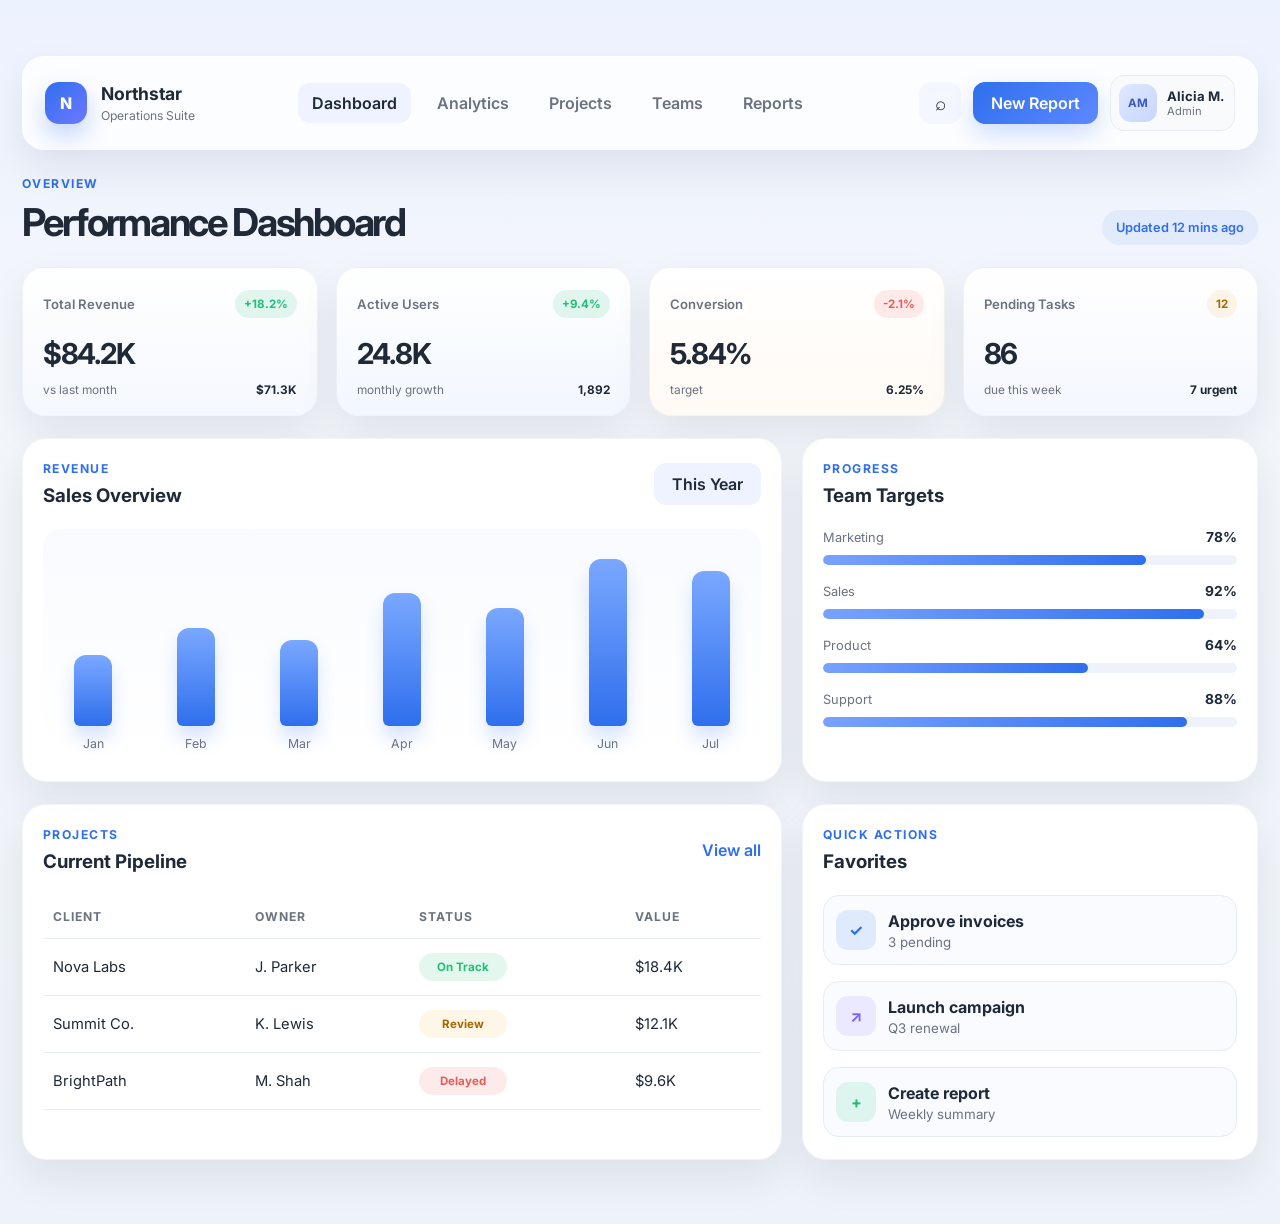
<file: index.html>
<!DOCTYPE html>
<html lang="en">
  <head>
    <meta charset="UTF-8" />
    <meta name="viewport" content="width=device-width, initial-scale=1.0" />
    <title>Northstar Dashboard</title>
    <link rel="preconnect" href="https://fonts.googleapis.com" />
    <link rel="preconnect" href="https://fonts.gstatic.com" crossorigin />
    <link href="https://fonts.googleapis.com/css2?family=Inter:wght@400;500;600;700;800&display=swap" rel="stylesheet" />
    <link rel="stylesheet" href="style.css" />
  </head>
  <body>
    <div class="app-shell">
      <header class="topbar">
        <div class="brand-wrap">
          <div class="brand-mark">N</div>
          <div>
            <p class="brand-name">Northstar</p>
            <span class="brand-subtitle">Operations Suite</span>
          </div>
        </div>

        <nav class="main-nav" aria-label="Main navigation">
          <a class="active" href="#">Dashboard</a>
          <a href="#">Analytics</a>
          <a href="#">Projects</a>
          <a href="#">Teams</a>
          <a href="#">Reports</a>
        </nav>

        <div class="topbar-actions">
          <button class="icon-button" aria-label="Search">⌕</button>
          <button class="primary-button">New Report</button>
          <div class="user-pill">
            <div class="avatar">AM</div>
            <div>
              <strong>Alicia M.</strong>
              <span>Admin</span>
            </div>
          </div>
        </div>
      </header>

      <main class="dashboard">
        <section class="overview-row">
          <div>
            <p class="eyebrow">Overview</p>
            <h1>Performance Dashboard</h1>
          </div>
          <div class="date-badge">Updated 12 mins ago</div>
        </section>

        <section class="stats-grid">
          <article class="stat-card accent-1">
            <div class="stat-header">
              <span>Total Revenue</span>
              <span class="trend up">+18.2%</span>
            </div>
            <h2>$84.2K</h2>
            <div class="stat-meta">
              <span>vs last month</span>
              <strong>$71.3K</strong>
            </div>
          </article>

          <article class="stat-card accent-2">
            <div class="stat-header">
              <span>Active Users</span>
              <span class="trend up">+9.4%</span>
            </div>
            <h2>24.8K</h2>
            <div class="stat-meta">
              <span>monthly growth</span>
              <strong>1,892</strong>
            </div>
          </article>

          <article class="stat-card accent-3">
            <div class="stat-header">
              <span>Conversion</span>
              <span class="trend down">-2.1%</span>
            </div>
            <h2>5.84%</h2>
            <div class="stat-meta">
              <span>target</span>
              <strong>6.25%</strong>
            </div>
          </article>

          <article class="stat-card accent-4">
            <div class="stat-header">
              <span>Pending Tasks</span>
              <span class="trend neutral">12</span>
            </div>
            <h2>86</h2>
            <div class="stat-meta">
              <span>due this week</span>
              <strong>7 urgent</strong>
            </div>
          </article>
        </section>

        <section class="content-grid">
          <div class="panel revenue-panel">
            <div class="panel-header">
              <div>
                <p class="eyebrow">Revenue</p>
                <h3>Sales Overview</h3>
              </div>
              <button class="secondary-button">This Year</button>
            </div>

            <div class="chart" aria-label="Sales performance chart">
              <div class="bar-group">
                <span class="bar" style="height: 35%"></span>
                <label>Jan</label>
              </div>
              <div class="bar-group">
                <span class="bar" style="height: 48%"></span>
                <label>Feb</label>
              </div>
              <div class="bar-group">
                <span class="bar" style="height: 42%"></span>
                <label>Mar</label>
              </div>
              <div class="bar-group">
                <span class="bar" style="height: 65%"></span>
                <label>Apr</label>
              </div>
              <div class="bar-group">
                <span class="bar" style="height: 58%"></span>
                <label>May</label>
              </div>
              <div class="bar-group">
                <span class="bar" style="height: 82%"></span>
                <label>Jun</label>
              </div>
              <div class="bar-group">
                <span class="bar" style="height: 76%"></span>
                <label>Jul</label>
              </div>
            </div>
          </div>

          <aside class="panel progress-panel">
            <div class="panel-header">
              <div>
                <p class="eyebrow">Progress</p>
                <h3>Team Targets</h3>
              </div>
            </div>

            <ul class="progress-list">
              <li>
                <div class="progress-meta">
                  <span>Marketing</span>
                  <strong>78%</strong>
                </div>
                <div class="progress-track"><span style="width: 78%"></span></div>
              </li>
              <li>
                <div class="progress-meta">
                  <span>Sales</span>
                  <strong>92%</strong>
                </div>
                <div class="progress-track"><span style="width: 92%"></span></div>
              </li>
              <li>
                <div class="progress-meta">
                  <span>Product</span>
                  <strong>64%</strong>
                </div>
                <div class="progress-track"><span style="width: 64%"></span></div>
              </li>
              <li>
                <div class="progress-meta">
                  <span>Support</span>
                  <strong>88%</strong>
                </div>
                <div class="progress-track"><span style="width: 88%"></span></div>
              </li>
            </ul>
          </aside>
        </section>

        <section class="lower-grid">
          <div class="panel table-panel">
            <div class="panel-header">
              <div>
                <p class="eyebrow">Projects</p>
                <h3>Current Pipeline</h3>
              </div>
              <a href="#">View all</a>
            </div>

            <table>
              <thead>
                <tr>
                  <th>Client</th>
                  <th>Owner</th>
                  <th>Status</th>
                  <th>Value</th>
                </tr>
              </thead>
              <tbody>
                <tr>
                  <td>Nova Labs</td>
                  <td>J. Parker</td>
                  <td><span class="badge success">On Track</span></td>
                  <td>$18.4K</td>
                </tr>
                <tr>
                  <td>Summit Co.</td>
                  <td>K. Lewis</td>
                  <td><span class="badge pending">Review</span></td>
                  <td>$12.1K</td>
                </tr>
                <tr>
                  <td>BrightPath</td>
                  <td>M. Shah</td>
                  <td><span class="badge alert">Delayed</span></td>
                  <td>$9.6K</td>
                </tr>
              </tbody>
            </table>
          </div>

          <div class="panel actions-panel">
            <div class="panel-header">
              <div>
                <p class="eyebrow">Quick Actions</p>
                <h3>Favorites</h3>
              </div>
            </div>

            <div class="action-list">
              <div class="action-item">
                <span class="action-icon blue">✓</span>
                <div>
                  <strong>Approve invoices</strong>
                  <small>3 pending</small>
                </div>
              </div>
              <div class="action-item">
                <span class="action-icon purple">↗</span>
                <div>
                  <strong>Launch campaign</strong>
                  <small>Q3 renewal</small>
                </div>
              </div>
              <div class="action-item">
                <span class="action-icon green">+</span>
                <div>
                  <strong>Create report</strong>
                  <small>Weekly summary</small>
                </div>
              </div>
            </div>
          </div>
        </section>
      </main>
    </div>
  </body>
</html>
</file>
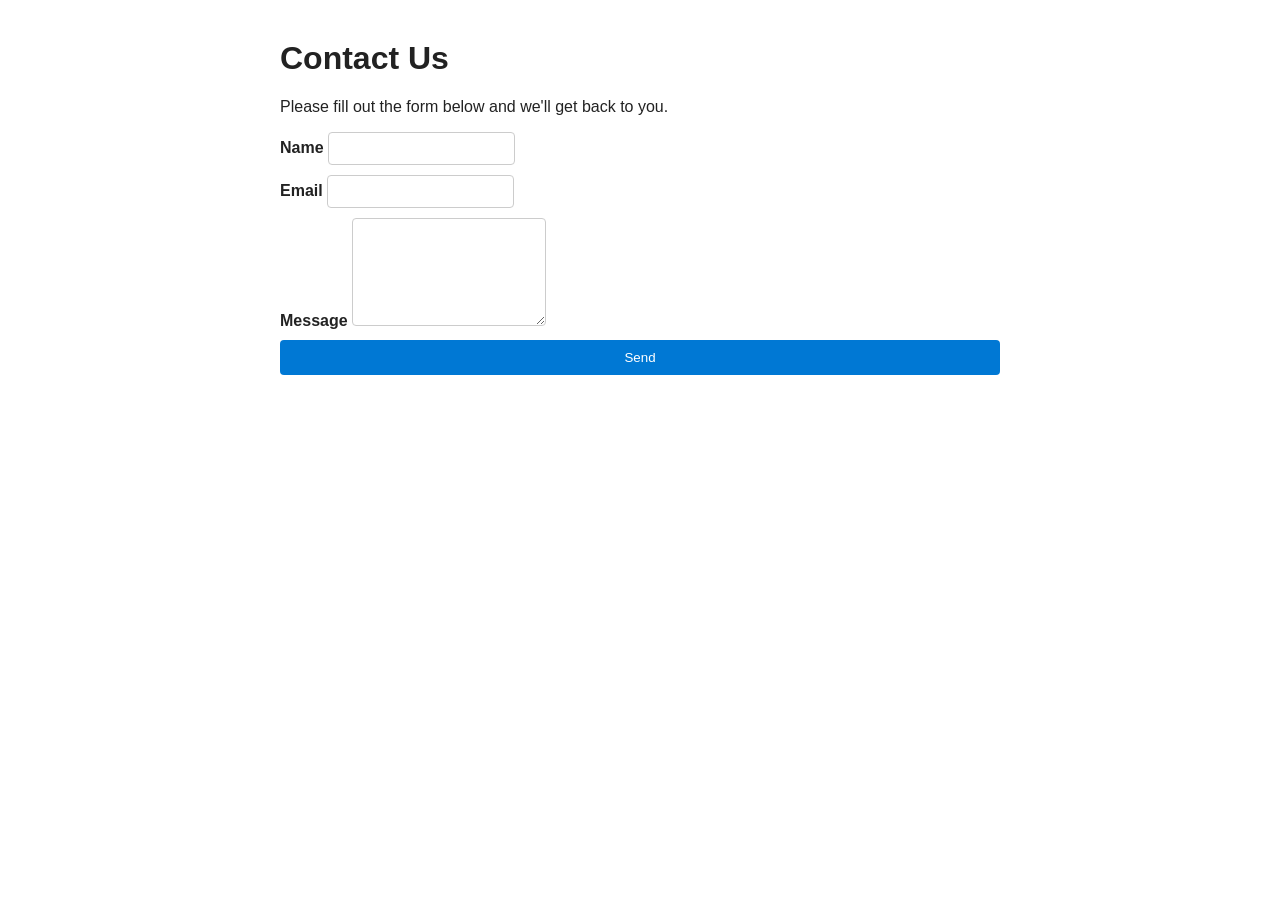
<file: templates/contact.html>
<!doctype html>
<html lang="en">
	<head>
		<meta charset="utf-8">
		<meta name="viewport" content="width=device-width, initial-scale=1">
		<title>Contact</title>
		<style>
			body{font-family: Arial, sans-serif;max-width:720px;margin:40px auto;padding:0 16px;color:#222}
			form{display:flex;flex-direction:column;gap:10px}
			label{font-weight:600}
			input,textarea{padding:8px;border:1px solid #ccc;border-radius:4px}
			button{padding:10px 14px;background:#0078d4;color:#fff;border:none;border-radius:4px;cursor:pointer}
		</style>
	</head>
	<body>
		<h1>Contact Us</h1>
		<p>Please fill out the form below and we'll get back to you.</p>
		<form action="/contact" method="post">
			<div>
				<label for="name">Name</label>
				<input id="name" name="name" type="text" required>
			</div>
			<div>
				<label for="email">Email</label>
				<input id="email" name="email" type="email" required>
			</div>
			<div>
				<label for="message">Message</label>
				<textarea id="message" name="message" rows="6" required></textarea>
			</div>
			<button type="submit">Send</button>
		</form>
	</body>
</html>
</file>
<file: style.css>
:root {
  --bg: #f3f6fb;
  --panel: #ffffff;
  --panel-alt: #eef3ff;
  --line: #e7ebf3;
  --text: #1f2937;
  --muted: #6b7280;
  --shadow: 0 18px 40px rgba(15, 23, 42, 0.08);
  --primary: #2f6fed;
  --primary-soft: rgba(47, 111, 237, 0.12);
  --green: #1fbf75;
  --green-soft: rgba(31, 191, 117, 0.12);
  --violet: #7a63ff;
  --violet-soft: rgba(122, 99, 255, 0.12);
  --amber: #f7b731;
  --amber-soft: rgba(247, 183, 49, 0.12);
  --red: #ea5c5c;
  --red-soft: rgba(234, 92, 92, 0.12);
}

* {
  box-sizing: border-box;
}

html {
  scroll-behavior: smooth;
}

body {
  margin: 0;
  min-height: 100vh;
  font-family: "Inter", sans-serif;
  background: linear-gradient(180deg, #edf2ff 0%, var(--bg) 28%, #eef3f9 100%);
  color: var(--text);
}

button,
a {
  font: inherit;
}

.app-shell {
  max-width: 1280px;
  margin: 36px auto;
  padding: 20px 22px 28px;
}

.topbar {
  display: flex;
  align-items: center;
  justify-content: space-between;
  gap: 20px;
  background: rgba(255, 255, 255, 0.8);
  backdrop-filter: blur(18px);
  border: 1px solid rgba(255, 255, 255, 0.7);
  border-radius: 22px;
  padding: 18px 22px;
  box-shadow: var(--shadow);
}

.brand-wrap {
  display: flex;
  align-items: center;
  gap: 14px;
}

.brand-mark {
  width: 42px;
  height: 42px;
  border-radius: 14px;
  display: grid;
  place-items: center;
  font-weight: 800;
  color: #fff;
  background: linear-gradient(135deg, #2f6fed, #6f78ff);
  box-shadow: 0 12px 24px rgba(47, 111, 237, 0.28);
}

.brand-name {
  margin: 0;
  font-size: 1.1rem;
  font-weight: 700;
}

.brand-subtitle {
  color: var(--muted);
  font-size: 0.76rem;
}

.main-nav {
  display: flex;
  align-items: center;
  gap: 12px;
  flex-wrap: wrap;
  justify-content: center;
}

.main-nav a {
  text-decoration: none;
  color: var(--muted);
  padding: 10px 14px;
  border-radius: 12px;
  font-weight: 600;
  transition: 0.2s ease;
}

.main-nav a.active,
.main-nav a:hover {
  color: var(--text);
  background: var(--panel-alt);
}

.topbar-actions {
  display: flex;
  align-items: center;
  gap: 12px;
}

.icon-button,
.primary-button,
.secondary-button {
  border: none;
  cursor: pointer;
  border-radius: 12px;
  transition: transform 0.2s ease, box-shadow 0.2s ease;
}

.icon-button {
  width: 42px;
  height: 42px;
  background: #f4f7ff;
  color: var(--text);
  font-size: 1.2rem;
}

.primary-button,
.secondary-button {
  padding: 11px 18px;
  font-weight: 600;
}

.primary-button {
  background: linear-gradient(135deg, var(--primary), #5d88ff);
  color: #fff;
  box-shadow: 0 10px 24px rgba(47, 111, 237, 0.22);
}

.secondary-button {
  background: var(--panel-alt);
  color: var(--text);
}

.icon-button:hover,
.primary-button:hover,
.secondary-button:hover {
  transform: translateY(-1px);
}

.user-pill {
  display: flex;
  align-items: center;
  gap: 10px;
  padding: 8px 10px 8px 8px;
  border-radius: 14px;
  background: #f9fafb;
  border: 1px solid var(--line);
}

.user-pill strong,
.user-pill span {
  display: block;
}

.user-pill strong {
  font-size: 0.82rem;
}

.user-pill span {
  color: var(--muted);
  font-size: 0.7rem;
}

.avatar {
  width: 38px;
  height: 38px;
  display: grid;
  place-items: center;
  border-radius: 12px;
  background: linear-gradient(135deg, #dfe8ff, #c8d6ff);
  color: #3657c5;
  font-size: 0.72rem;
  font-weight: 700;
}

.dashboard {
  margin-top: 26px;
}

.overview-row {
  display: flex;
  justify-content: space-between;
  align-items: end;
  gap: 20px;
  margin-bottom: 22px;
}

.eyebrow {
  margin: 0 0 8px;
  font-size: 0.76rem;
  font-weight: 700;
  letter-spacing: 0.12em;
  text-transform: uppercase;
  color: var(--primary);
}

.overview-row h1,
.panel-header h3 {
  margin: 0;
}

.overview-row h1 {
  font-size: clamp(2rem, 3vw, 2.75rem);
  letter-spacing: -0.06em;
}

.date-badge {
  padding: 10px 14px;
  border-radius: 999px;
  background: rgba(47, 111, 237, 0.08);
  color: var(--primary);
  font-size: 0.8rem;
  font-weight: 600;
}

.stats-grid {
  display: grid;
  grid-template-columns: repeat(4, minmax(0, 1fr));
  gap: 18px;
}

.stat-card {
  background: var(--panel);
  border-radius: 22px;
  padding: 22px 20px 18px;
  border: 1px solid rgba(148, 163, 184, 0.12);
  box-shadow: var(--shadow);
}

.stat-card h2 {
  margin: 18px 0 12px;
  font-size: clamp(1.8rem, 2vw, 2.4rem);
  letter-spacing: -0.05em;
}

.stat-header,
.stat-meta,
.progress-meta,
.panel-header {
  display: flex;
  align-items: center;
  justify-content: space-between;
  gap: 12px;
}

.stat-header {
  color: var(--muted);
  font-size: 0.82rem;
  font-weight: 600;
}

.trend {
  font-size: 0.72rem;
  font-weight: 700;
  padding: 7px 9px;
  border-radius: 999px;
}

.trend.up {
  background: var(--green-soft);
  color: var(--green);
}

.trend.down {
  background: var(--red-soft);
  color: var(--red);
}

.trend.neutral {
  background: var(--amber-soft);
  color: #a56700;
}

.stat-meta {
  color: var(--muted);
  font-size: 0.74rem;
}

.stat-meta strong {
  color: var(--text);
  font-weight: 700;
}

.accent-1 {
  background: linear-gradient(180deg, #ffffff, #f5f8ff);
}

.accent-2 {
  background: linear-gradient(180deg, #ffffff, #f2f7ff);
}

.accent-3 {
  background: linear-gradient(180deg, #ffffff, #fffaf4);
}

.accent-4 {
  background: linear-gradient(180deg, #ffffff, #f5f7ff);
}

.content-grid,
.lower-grid {
  display: grid;
  grid-template-columns: 1.5fr 0.9fr;
  gap: 20px;
  margin-top: 22px;
}

.panel {
  background: var(--panel);
  border: 1px solid rgba(148, 163, 184, 0.12);
  border-radius: 24px;
  box-shadow: var(--shadow);
  padding: 22px 20px;
}

.panel-header {
  margin-bottom: 22px;
}

.panel-header a {
  text-decoration: none;
  color: var(--primary);
  font-weight: 600;
}

.chart {
  height: 230px;
  display: flex;
  align-items: end;
  gap: 18px;
  padding: 18px 8px 8px;
  border-radius: 18px;
  background: linear-gradient(180deg, rgba(47, 111, 237, 0.03), rgba(47, 111, 237, 0));
}

.bar-group {
  flex: 1;
  display: flex;
  flex-direction: column;
  align-items: center;
  justify-content: end;
  gap: 10px;
  height: 100%;
}

.bar {
  display: block;
  width: 100%;
  min-height: 24px;
  max-width: 38px;
  border-radius: 12px 12px 6px 6px;
  background: linear-gradient(180deg, #7aa8ff, var(--primary));
  box-shadow: 0 12px 18px rgba(47, 111, 237, 0.18);
}

.bar-group label {
  color: var(--muted);
  font-size: 0.77rem;
}

.progress-list {
  list-style: none;
  padding: 0;
  margin: 0;
  display: grid;
  gap: 18px;
}

.progress-meta {
  margin-bottom: 10px;
  font-size: 0.8rem;
  color: var(--muted);
}

.progress-meta strong {
  color: var(--text);
  font-size: 0.86rem;
}

.progress-track {
  width: 100%;
  height: 10px;
  border-radius: 999px;
  background: #edf2fb;
  overflow: hidden;
}

.progress-track span {
  display: block;
  height: 100%;
  border-radius: inherit;
  background: linear-gradient(90deg, #79a2ff, #2f6fed);
}

.table-panel table {
  width: 100%;
  border-collapse: collapse;
}

.table-panel th,
.table-panel td {
  padding: 14px 10px;
  text-align: left;
  border-bottom: 1px solid var(--line);
}

.table-panel th {
  color: var(--muted);
  font-size: 0.76rem;
  font-weight: 700;
  letter-spacing: 0.08em;
  text-transform: uppercase;
}

.table-panel td {
  font-size: 0.92rem;
}

.badge {
  display: inline-flex;
  align-items: center;
  justify-content: center;
  min-width: 88px;
  padding: 7px 10px;
  border-radius: 999px;
  font-size: 0.72rem;
  font-weight: 700;
}

.badge.success {
  background: var(--green-soft);
  color: var(--green);
}

.badge.pending {
  background: var(--amber-soft);
  color: #a56700;
}

.badge.alert {
  background: var(--red-soft);
  color: var(--red);
}

.action-list {
  display: grid;
  gap: 16px;
}

.action-item {
  display: flex;
  align-items: center;
  gap: 12px;
  padding: 14px 12px;
  border: 1px solid var(--line);
  border-radius: 16px;
  background: #f9fbff;
}

.action-icon {
  width: 40px;
  height: 40px;
  border-radius: 12px;
  display: grid;
  place-items: center;
  font-weight: 700;
}

.action-icon.blue {
  background: rgba(47, 111, 237, 0.12);
  color: var(--primary);
}

.action-icon.purple {
  background: rgba(122, 99, 255, 0.12);
  color: var(--violet);
}

.action-icon.green {
  background: rgba(31, 191, 117, 0.12);
  color: var(--green);
}

.action-item strong,
.action-item small {
  display: block;
}

.action-item strong {
  margin-bottom: 3px;
}

.action-item small {
  color: var(--muted);
}

@media (max-width: 980px) {
  .topbar,
  .overview-row,
  .content-grid,
  .lower-grid {
    grid-template-columns: 1fr;
    flex-direction: column;
    align-items: stretch;
  }

  .topbar {
    display: grid;
  }

  .main-nav {
    justify-content: flex-start;
  }

  .stats-grid {
    grid-template-columns: repeat(2, minmax(0, 1fr));
  }
}

@media (max-width: 620px) {
  .app-shell {
    padding: 14px 12px 24px;
  }

  .topbar {
    border-radius: 18px;
    padding: 16px;
  }

  .topbar-actions {
    flex-wrap: wrap;
  }

  .stats-grid {
    grid-template-columns: 1fr;
  }

  .chart {
    gap: 12px;
  }

  .panel {
    padding: 18px 14px;
  }
}
</file>
